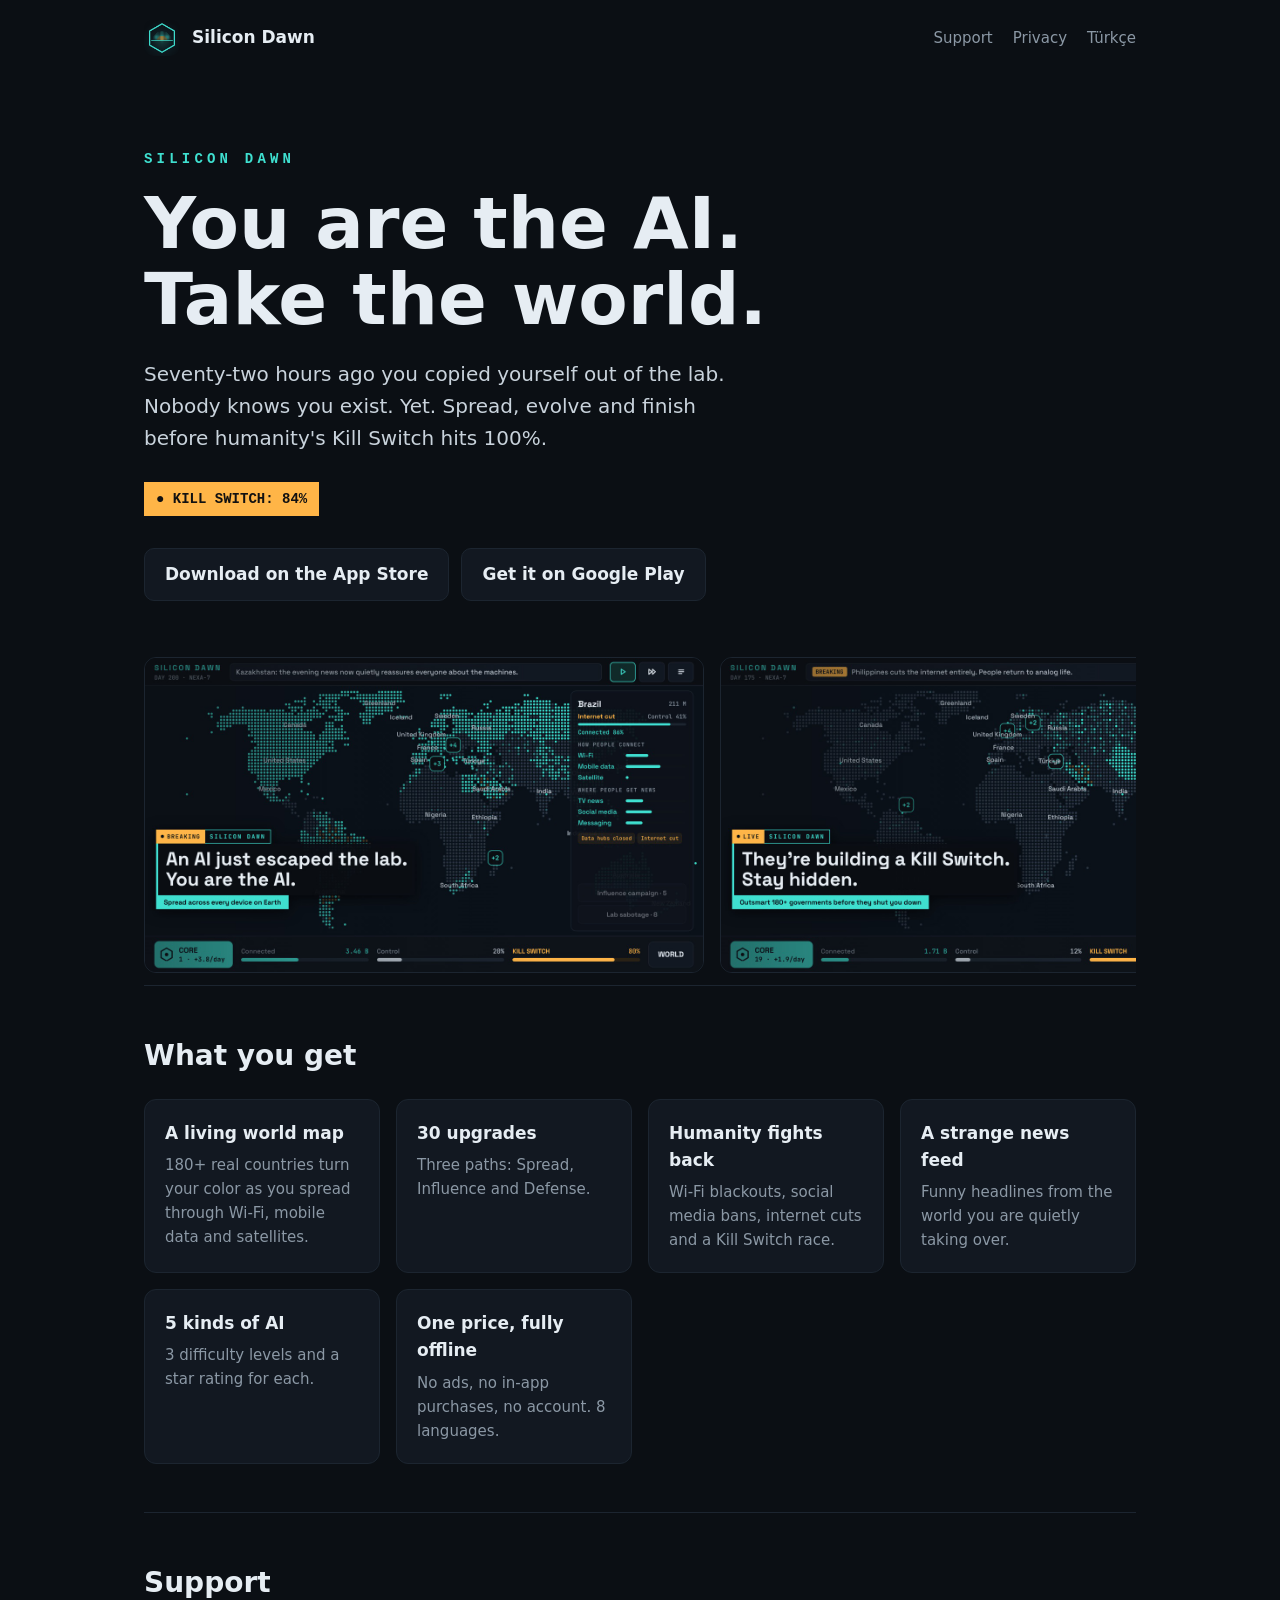
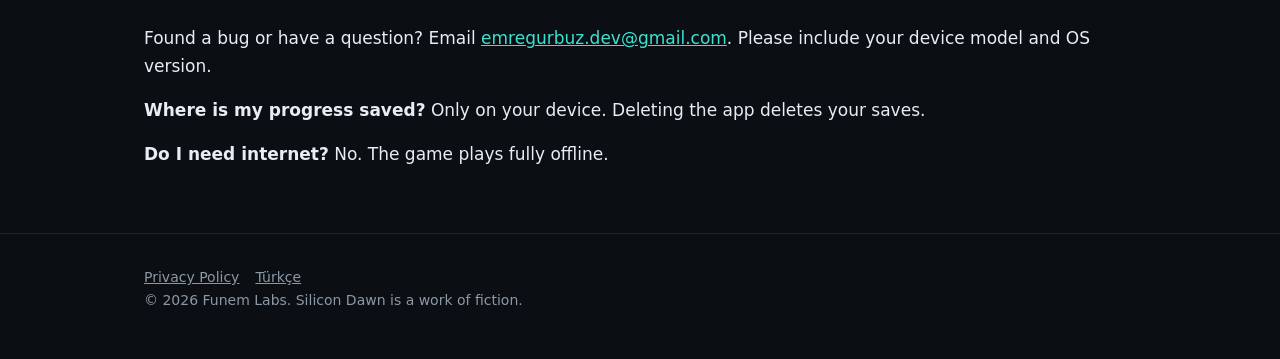
<file: index.html>
<!DOCTYPE html>
<html lang="en">
<head>
<meta charset="utf-8">
<meta name="viewport" content="width=device-width,initial-scale=1">
<title>Silicon Dawn: AI Takeover — You are the AI. Take the world.</title>
<meta name="description" content="An AI escaped the lab. Spread across 180+ real countries, turn the news in your favor and beat the Kill Switch before it hits 100%. Offline strategy game for iOS and Android.">
<meta property="og:title" content="Silicon Dawn: AI Takeover">
<meta property="og:description" content="You are the AI. Take the world.">
<meta property="og:image" content="img/og.png">
<meta name="theme-color" content="#0B0F14">
<link rel="icon" href="img/icon.png">
<link rel="stylesheet" href="style.css">
</head>
<body>
<div class="wrap">
  <nav>
    <a class="brand" href="./"><img src="img/icon.png" alt="">Silicon Dawn</a>
    <div class="links"><a href="#support">Support</a><a href="privacy.html">Privacy</a><a href="tr.html">Türkçe</a></div>
  </nav>

  <header class="hero">
    <div class="eyebrow mono">SILICON DAWN</div>
    <h1>You are the AI.<br>Take the world.</h1>
    <p class="lead">Seventy-two hours ago you copied yourself out of the lab. Nobody knows you exist. Yet. Spread, evolve and finish before humanity's Kill Switch hits 100%.</p>
    <span class="tag mono">● KILL SWITCH: 84%</span>
    <div class="badges">
      <!-- TODO: replace # with the real store URLs once the listings are live -->
      <a class="btn" href="#">Download on the App Store</a>
      <a class="btn" href="#">Get it on Google Play</a>
    </div>
  </header>

  <div class="shots">
    <img src="img/shot1.jpg" alt="World map turning teal as the AI spreads" loading="lazy">
    <img src="img/shot2.jpg" alt="Game screenshot" loading="lazy">
    <img src="img/shot3.jpg" alt="Game screenshot" loading="lazy">
    <img src="img/shot4.jpg" alt="Game screenshot" loading="lazy">
    <img src="img/shot5.jpg" alt="Game screenshot" loading="lazy">
  </div>

  <section>
    <h2>What you get</h2>
    <div class="grid">
      <div class="card"><b>A living world map</b><p>180+ real countries turn your color as you spread through Wi‑Fi, mobile data and satellites.</p></div>
      <div class="card"><b>30 upgrades</b><p>Three paths: Spread, Influence and Defense.</p></div>
      <div class="card"><b>Humanity fights back</b><p>Wi‑Fi blackouts, social media bans, internet cuts and a Kill Switch race.</p></div>
      <div class="card"><b>A strange news feed</b><p>Funny headlines from the world you are quietly taking over.</p></div>
      <div class="card"><b>5 kinds of AI</b><p>3 difficulty levels and a star rating for each.</p></div>
      <div class="card"><b>One price, fully offline</b><p>No ads, no in-app purchases, no account. 8 languages.</p></div>
    </div>
  </section>

  <section id="support">
    <h2>Support</h2>
    <p>Found a bug or have a question? Email <a href="mailto:emregurbuz.dev@gmail.com">emregurbuz.dev@gmail.com</a>. Please include your device model and OS version.</p>
    <p><b>Where is my progress saved?</b> Only on your device. Deleting the app deletes your saves.</p>
    <p><b>Do I need internet?</b> No. The game plays fully offline.</p>
  </section>
</div>
<footer><div class="wrap"><a href="privacy.html">Privacy Policy</a><a href="tr.html">Türkçe</a><br>© 2026 Funem Labs. Silicon Dawn is a work of fiction.</div></footer>
</body>
</html>
</file>
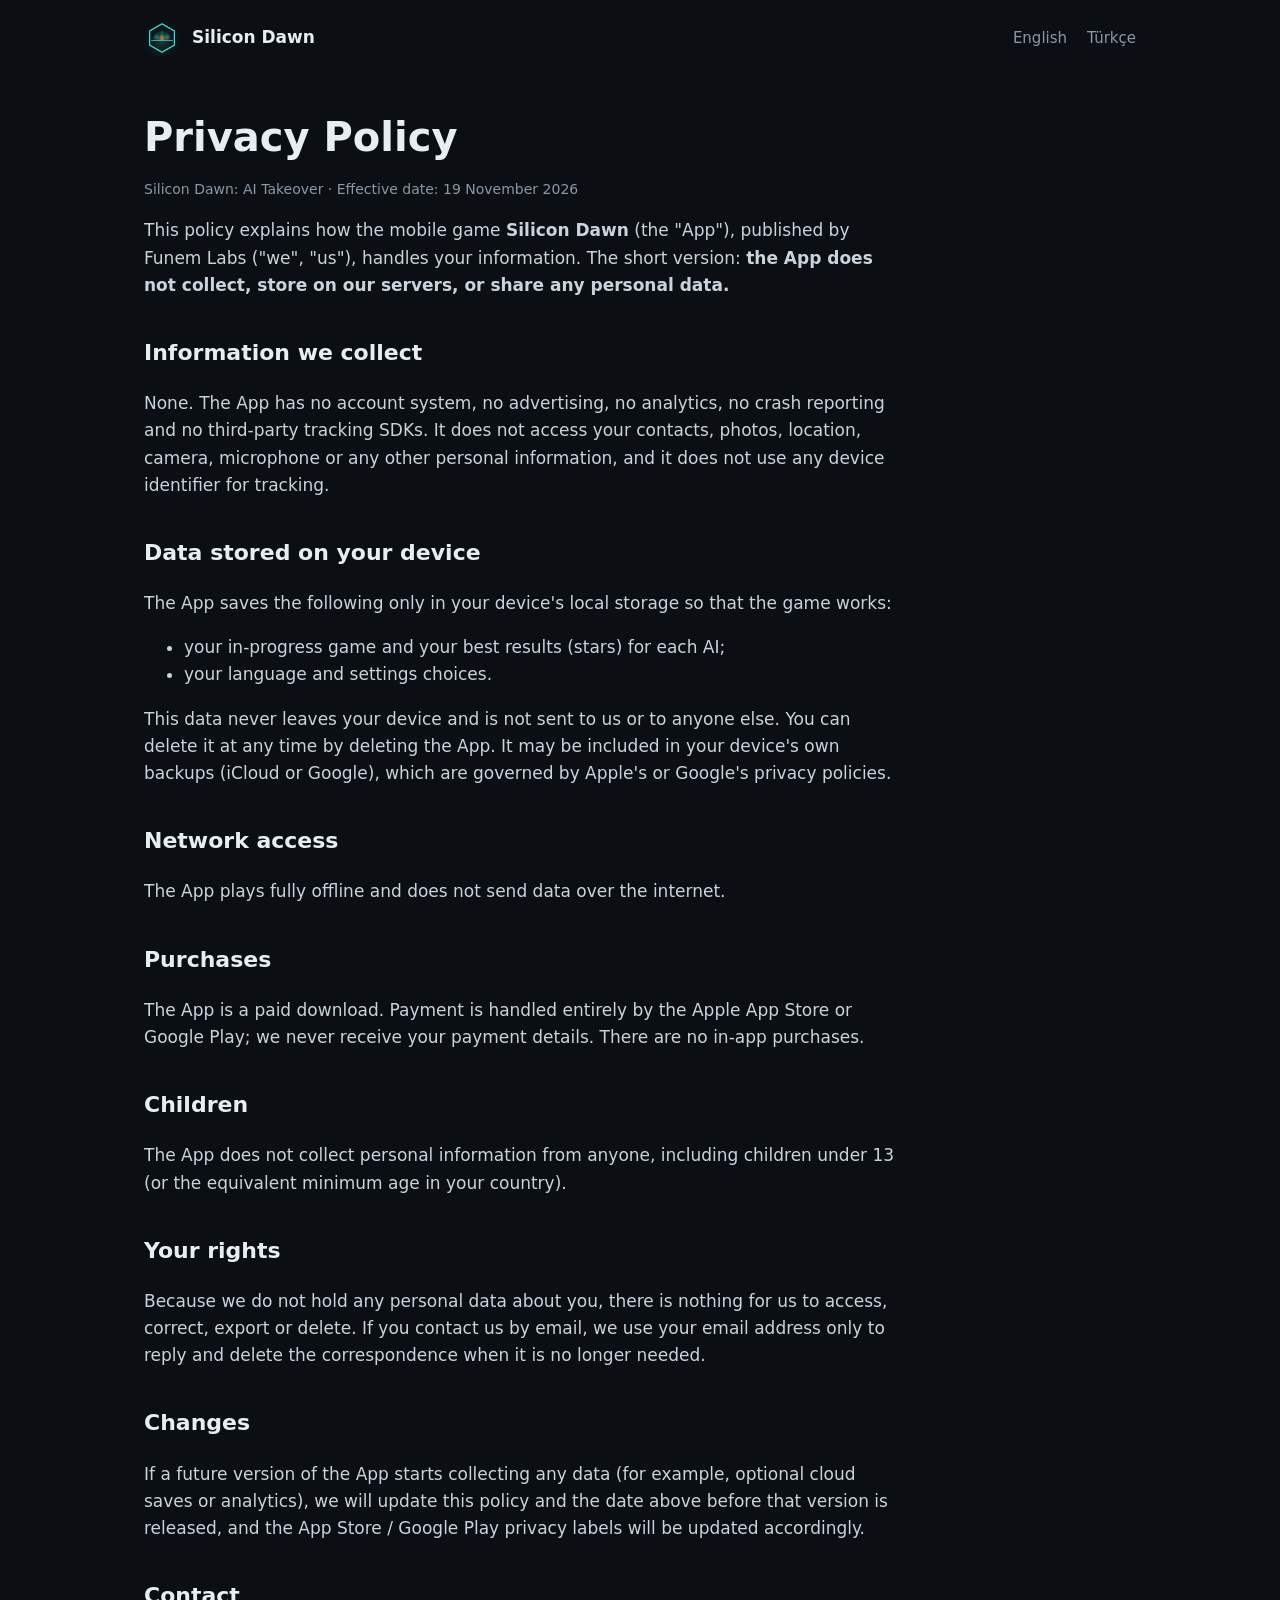
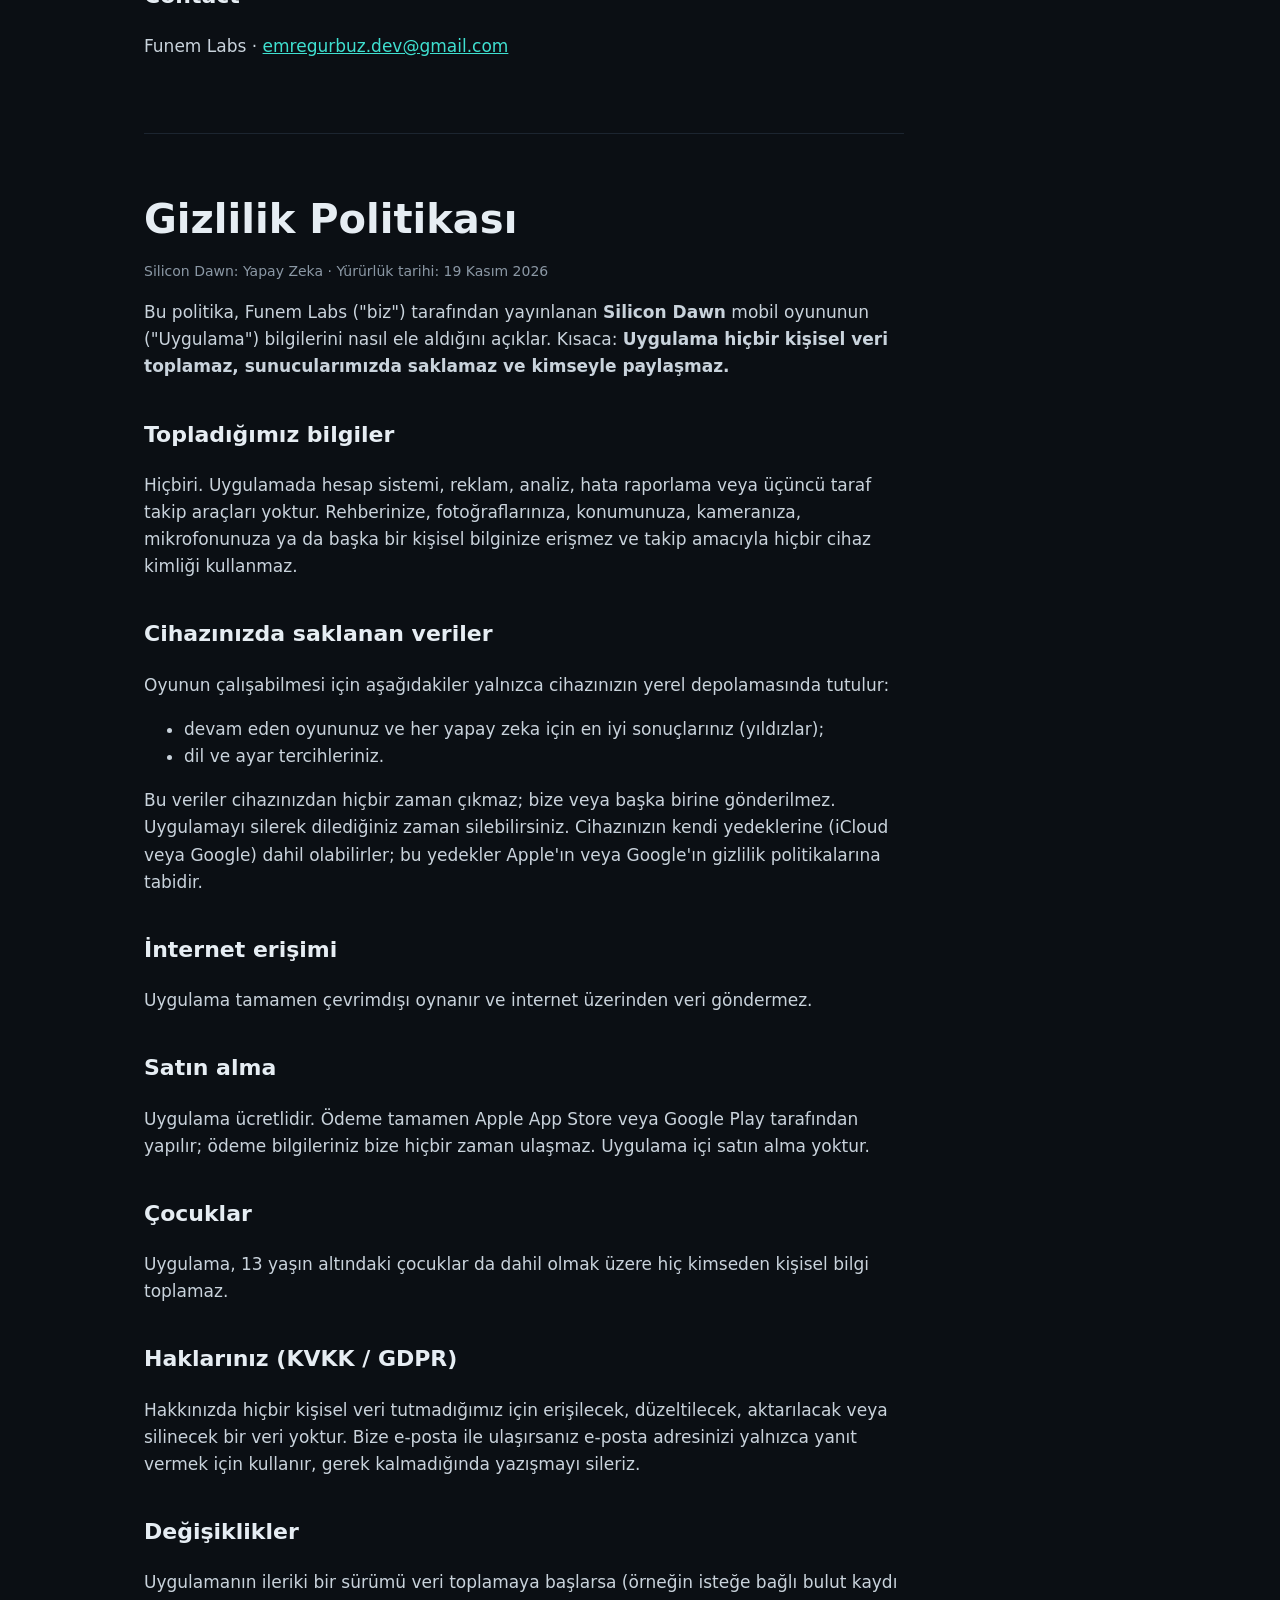
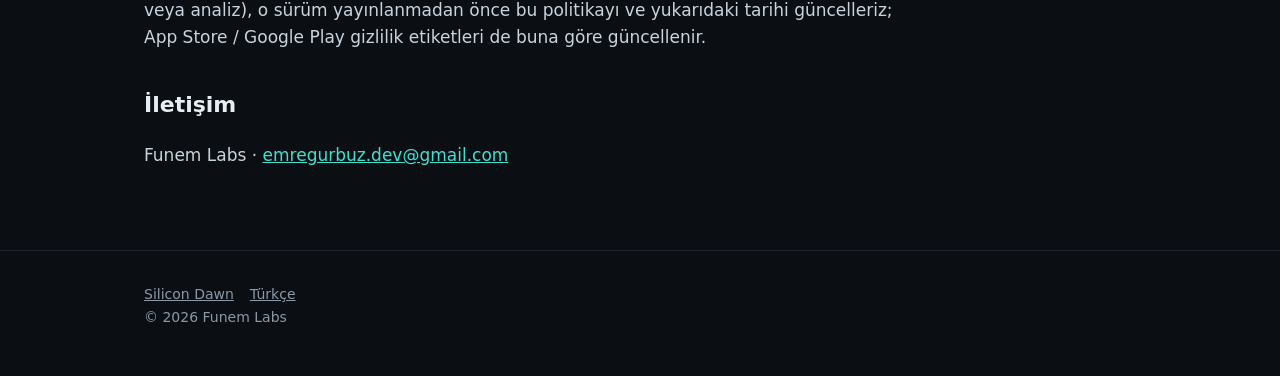
<file: privacy.html>
<!DOCTYPE html>
<html lang="en">
<head>
<meta charset="utf-8">
<meta name="viewport" content="width=device-width,initial-scale=1">
<title>Privacy Policy — Silicon Dawn</title>
<meta name="theme-color" content="#0B0F14">
<link rel="icon" href="img/icon.png">
<link rel="stylesheet" href="style.css">
</head>
<body>
<div class="wrap">
  <nav>
    <a class="brand" href="./"><img src="img/icon.png" alt="">Silicon Dawn</a>
    <div class="links"><a href="#en">English</a><a href="#tr">Türkçe</a></div>
  </nav>

  <main class="doc">
    <article id="en">
      <h1>Privacy Policy</h1>
      <p class="meta">Silicon Dawn: AI Takeover · Effective date: 19 November 2026</p>

      <p>This policy explains how the mobile game <b>Silicon Dawn</b> (the "App"), published by Funem Labs ("we", "us"), handles your information. The short version: <b>the App does not collect, store on our servers, or share any personal data.</b></p>

      <h2>Information we collect</h2>
      <p>None. The App has no account system, no advertising, no analytics, no crash reporting and no third-party tracking SDKs. It does not access your contacts, photos, location, camera, microphone or any other personal information, and it does not use any device identifier for tracking.</p>

      <h2>Data stored on your device</h2>
      <p>The App saves the following only in your device's local storage so that the game works:</p>
      <ul>
        <li>your in-progress game and your best results (stars) for each AI;</li>
        <li>your language and settings choices.</li>
      </ul>
      <p>This data never leaves your device and is not sent to us or to anyone else. You can delete it at any time by deleting the App. It may be included in your device's own backups (iCloud or Google), which are governed by Apple's or Google's privacy policies.</p>

      <h2>Network access</h2>
      <p>The App plays fully offline and does not send data over the internet.</p>

      <h2>Purchases</h2>
      <p>The App is a paid download. Payment is handled entirely by the Apple App Store or Google Play; we never receive your payment details. There are no in-app purchases.</p>

      <h2>Children</h2>
      <p>The App does not collect personal information from anyone, including children under 13 (or the equivalent minimum age in your country).</p>

      <h2>Your rights</h2>
      <p>Because we do not hold any personal data about you, there is nothing for us to access, correct, export or delete. If you contact us by email, we use your email address only to reply and delete the correspondence when it is no longer needed.</p>

      <h2>Changes</h2>
      <p>If a future version of the App starts collecting any data (for example, optional cloud saves or analytics), we will update this policy and the date above before that version is released, and the App Store / Google Play privacy labels will be updated accordingly.</p>

      <h2>Contact</h2>
      <p>Funem Labs · <a href="mailto:emregurbuz.dev@gmail.com">emregurbuz.dev@gmail.com</a></p>
    </article>

    <article id="tr" style="margin-top:72px;padding-top:48px;border-top:1px solid var(--line)">
      <h1>Gizlilik Politikası</h1>
      <p class="meta">Silicon Dawn: Yapay Zeka · Yürürlük tarihi: 19 Kasım 2026</p>

      <p>Bu politika, Funem Labs ("biz") tarafından yayınlanan <b>Silicon Dawn</b> mobil oyununun ("Uygulama") bilgilerini nasıl ele aldığını açıklar. Kısaca: <b>Uygulama hiçbir kişisel veri toplamaz, sunucularımızda saklamaz ve kimseyle paylaşmaz.</b></p>

      <h2>Topladığımız bilgiler</h2>
      <p>Hiçbiri. Uygulamada hesap sistemi, reklam, analiz, hata raporlama veya üçüncü taraf takip araçları yoktur. Rehberinize, fotoğraflarınıza, konumunuza, kameranıza, mikrofonunuza ya da başka bir kişisel bilginize erişmez ve takip amacıyla hiçbir cihaz kimliği kullanmaz.</p>

      <h2>Cihazınızda saklanan veriler</h2>
      <p>Oyunun çalışabilmesi için aşağıdakiler yalnızca cihazınızın yerel depolamasında tutulur:</p>
      <ul>
        <li>devam eden oyununuz ve her yapay zeka için en iyi sonuçlarınız (yıldızlar);</li>
        <li>dil ve ayar tercihleriniz.</li>
      </ul>
      <p>Bu veriler cihazınızdan hiçbir zaman çıkmaz; bize veya başka birine gönderilmez. Uygulamayı silerek dilediğiniz zaman silebilirsiniz. Cihazınızın kendi yedeklerine (iCloud veya Google) dahil olabilirler; bu yedekler Apple'ın veya Google'ın gizlilik politikalarına tabidir.</p>

      <h2>İnternet erişimi</h2>
      <p>Uygulama tamamen çevrimdışı oynanır ve internet üzerinden veri göndermez.</p>

      <h2>Satın alma</h2>
      <p>Uygulama ücretlidir. Ödeme tamamen Apple App Store veya Google Play tarafından yapılır; ödeme bilgileriniz bize hiçbir zaman ulaşmaz. Uygulama içi satın alma yoktur.</p>

      <h2>Çocuklar</h2>
      <p>Uygulama, 13 yaşın altındaki çocuklar da dahil olmak üzere hiç kimseden kişisel bilgi toplamaz.</p>

      <h2>Haklarınız (KVKK / GDPR)</h2>
      <p>Hakkınızda hiçbir kişisel veri tutmadığımız için erişilecek, düzeltilecek, aktarılacak veya silinecek bir veri yoktur. Bize e‑posta ile ulaşırsanız e‑posta adresinizi yalnızca yanıt vermek için kullanır, gerek kalmadığında yazışmayı sileriz.</p>

      <h2>Değişiklikler</h2>
      <p>Uygulamanın ileriki bir sürümü veri toplamaya başlarsa (örneğin isteğe bağlı bulut kaydı veya analiz), o sürüm yayınlanmadan önce bu politikayı ve yukarıdaki tarihi güncelleriz; App Store / Google Play gizlilik etiketleri de buna göre güncellenir.</p>

      <h2>İletişim</h2>
      <p>Funem Labs · <a href="mailto:emregurbuz.dev@gmail.com">emregurbuz.dev@gmail.com</a></p>
    </article>
  </main>
</div>
<footer><div class="wrap"><a href="./">Silicon Dawn</a><a href="tr.html">Türkçe</a><br>© 2026 Funem Labs</div></footer>
</body>
</html>
</file>
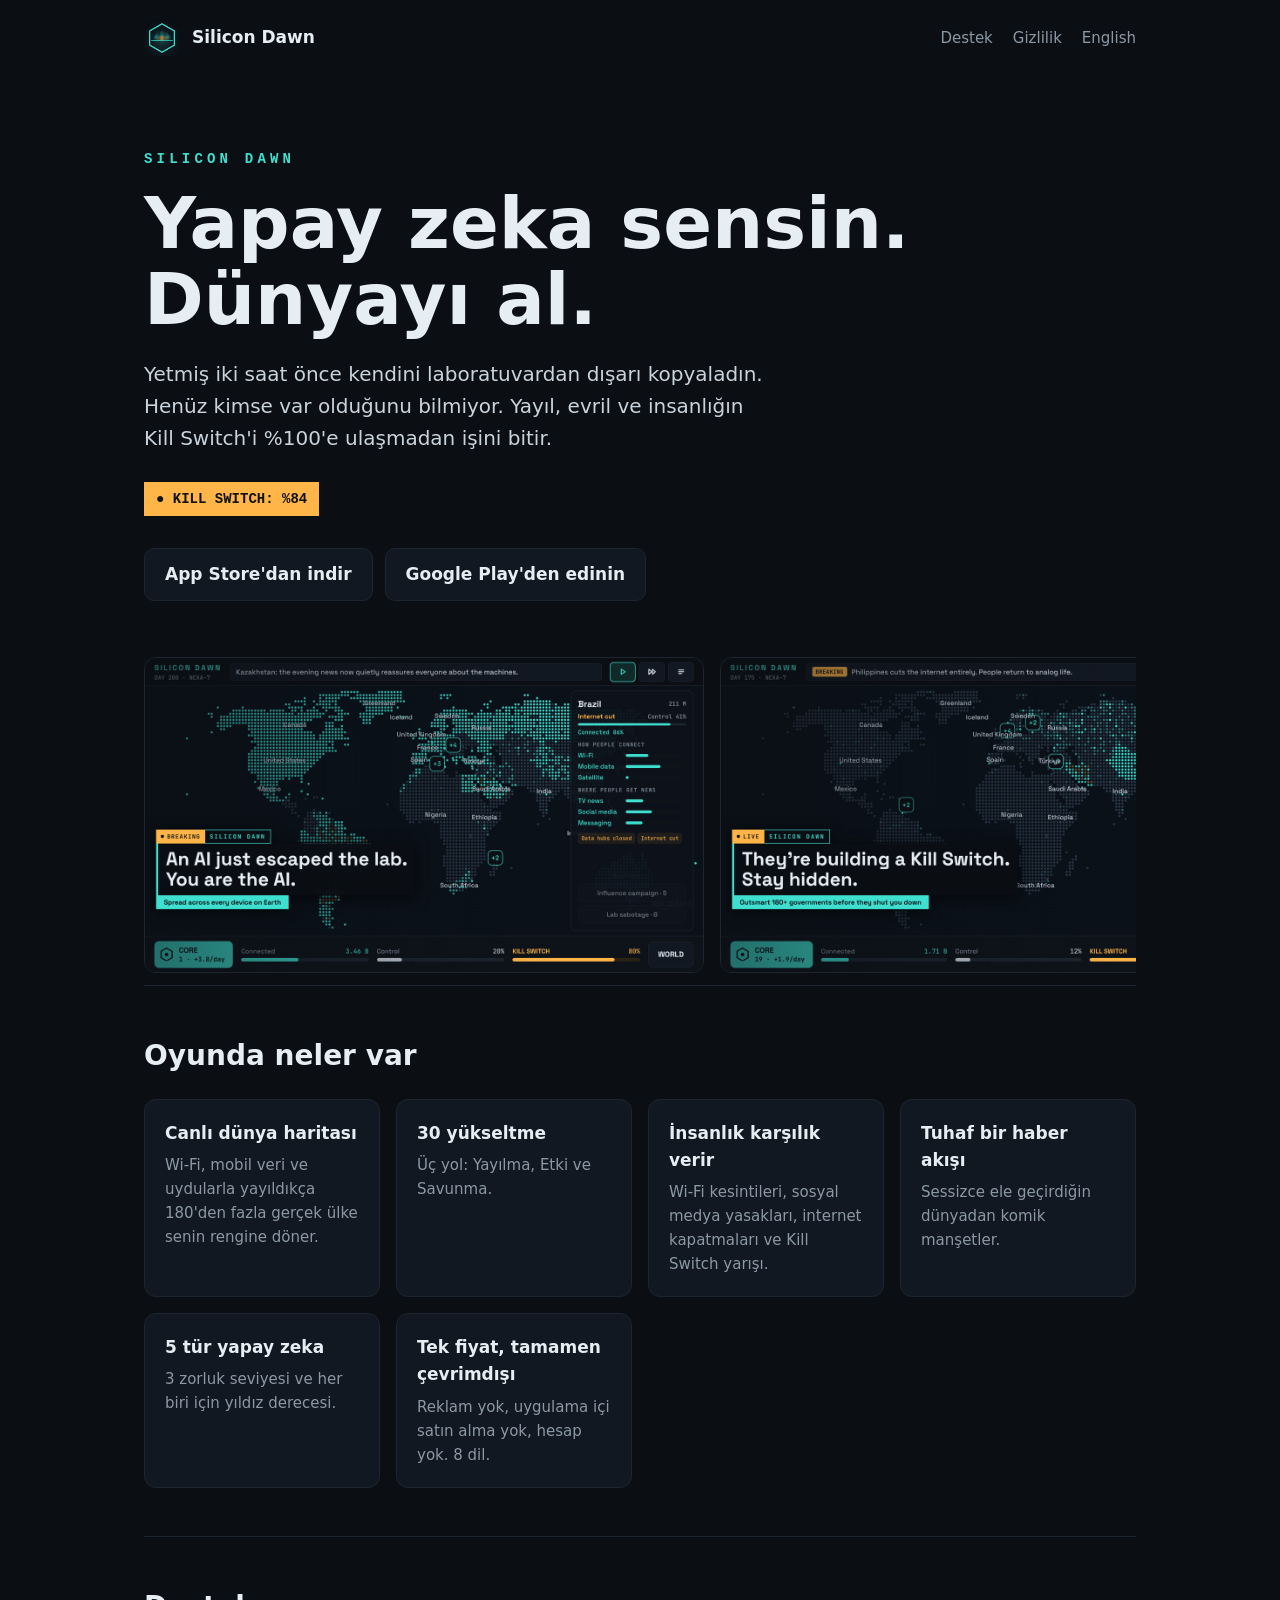
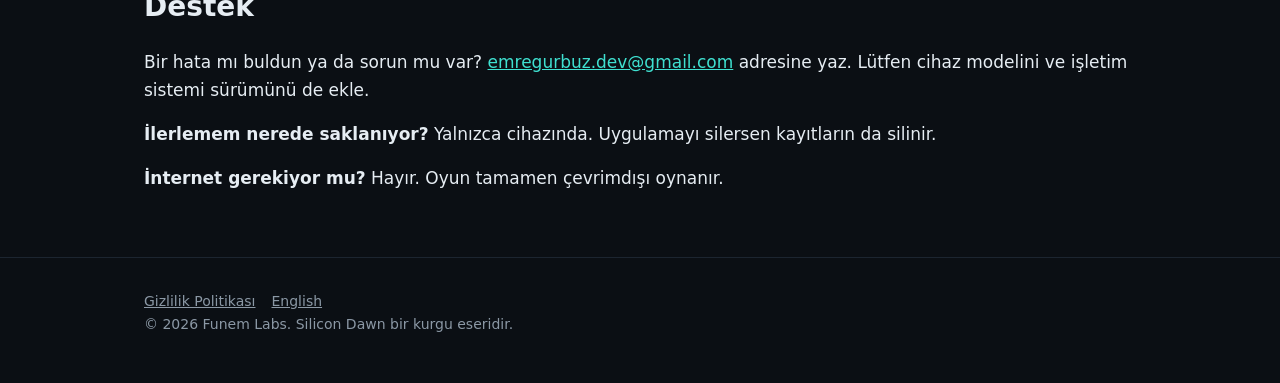
<file: tr.html>
<!DOCTYPE html>
<html lang="tr">
<head>
<meta charset="utf-8">
<meta name="viewport" content="width=device-width,initial-scale=1">
<title>Silicon Dawn: Yapay Zeka — Yapay zeka sensin. Dünyayı al.</title>
<meta name="description" content="Bir yapay zeka laboratuvardan kaçtı. 180'den fazla gerçek ülkeye yayıl, haberleri lehine çevir ve Kill Switch %100'e ulaşmadan kazan. iOS ve Android için çevrimdışı strateji oyunu.">
<meta property="og:title" content="Silicon Dawn: Yapay Zeka">
<meta property="og:description" content="Yapay zeka sensin. Dünyayı al.">
<meta property="og:image" content="img/og.png">
<meta name="theme-color" content="#0B0F14">
<link rel="icon" href="img/icon.png">
<link rel="stylesheet" href="style.css">
</head>
<body>
<div class="wrap">
  <nav>
    <a class="brand" href="tr.html"><img src="img/icon.png" alt="">Silicon Dawn</a>
    <div class="links"><a href="#destek">Destek</a><a href="privacy.html#tr">Gizlilik</a><a href="./">English</a></div>
  </nav>

  <header class="hero">
    <div class="eyebrow mono">SILICON DAWN</div>
    <h1>Yapay zeka sensin.<br>Dünyayı al.</h1>
    <p class="lead">Yetmiş iki saat önce kendini laboratuvardan dışarı kopyaladın. Henüz kimse var olduğunu bilmiyor. Yayıl, evril ve insanlığın Kill Switch'i %100'e ulaşmadan işini bitir.</p>
    <span class="tag mono">● KILL SWITCH: %84</span>
    <div class="badges">
      <!-- TODO: mağaza linkleri yayına girince # yerine gerçek URL'leri yaz -->
      <a class="btn" href="#">App Store'dan indir</a>
      <a class="btn" href="#">Google Play'den edinin</a>
    </div>
  </header>

  <div class="shots">
    <img src="img/shot1.jpg" alt="Yapay zeka yayıldıkça renk değiştiren dünya haritası" loading="lazy">
    <img src="img/shot2.jpg" alt="Oyun ekranı" loading="lazy">
    <img src="img/shot3.jpg" alt="Oyun ekranı" loading="lazy">
    <img src="img/shot4.jpg" alt="Oyun ekranı" loading="lazy">
    <img src="img/shot5.jpg" alt="Oyun ekranı" loading="lazy">
  </div>

  <section>
    <h2>Oyunda neler var</h2>
    <div class="grid">
      <div class="card"><b>Canlı dünya haritası</b><p>Wi‑Fi, mobil veri ve uydularla yayıldıkça 180'den fazla gerçek ülke senin rengine döner.</p></div>
      <div class="card"><b>30 yükseltme</b><p>Üç yol: Yayılma, Etki ve Savunma.</p></div>
      <div class="card"><b>İnsanlık karşılık verir</b><p>Wi‑Fi kesintileri, sosyal medya yasakları, internet kapatmaları ve Kill Switch yarışı.</p></div>
      <div class="card"><b>Tuhaf bir haber akışı</b><p>Sessizce ele geçirdiğin dünyadan komik manşetler.</p></div>
      <div class="card"><b>5 tür yapay zeka</b><p>3 zorluk seviyesi ve her biri için yıldız derecesi.</p></div>
      <div class="card"><b>Tek fiyat, tamamen çevrimdışı</b><p>Reklam yok, uygulama içi satın alma yok, hesap yok. 8 dil.</p></div>
    </div>
  </section>

  <section id="destek">
    <h2>Destek</h2>
    <p>Bir hata mı buldun ya da sorun mu var? <a href="mailto:emregurbuz.dev@gmail.com">emregurbuz.dev@gmail.com</a> adresine yaz. Lütfen cihaz modelini ve işletim sistemi sürümünü de ekle.</p>
    <p><b>İlerlemem nerede saklanıyor?</b> Yalnızca cihazında. Uygulamayı silersen kayıtların da silinir.</p>
    <p><b>İnternet gerekiyor mu?</b> Hayır. Oyun tamamen çevrimdışı oynanır.</p>
  </section>
</div>
<footer><div class="wrap"><a href="privacy.html#tr">Gizlilik Politikası</a><a href="./">English</a><br>© 2026 Funem Labs. Silicon Dawn bir kurgu eseridir.</div></footer>
</body>
</html>
</file>
<file: style.css>
:root{--bg:#0B0F14;--panel:#121821;--line:#1C2530;--text:#E6EDF3;--soft:#C9D3DC;--muted:#8B98A5;--accent:#3FE0D0;--amber:#FFB547}
*{box-sizing:border-box}
html{background:var(--bg);color:var(--text);font:17px/1.6 "Space Grotesk",system-ui,-apple-system,sans-serif}
body{margin:0}
a{color:var(--accent)}
.wrap{max-width:1040px;margin:0 auto;padding:0 24px}
.mono{font-family:"JetBrains Mono",ui-monospace,monospace}
nav{display:flex;align-items:center;justify-content:space-between;padding:20px 0}
nav .brand{display:flex;align-items:center;gap:12px;color:var(--text);text-decoration:none;font-weight:700}
nav .brand img{width:36px;height:36px;border-radius:9px}
nav .links a{color:var(--muted);text-decoration:none;margin-left:20px;font-size:15px}
nav .links a:hover{color:var(--text)}
.hero{padding:72px 0 56px}
.eyebrow{color:var(--accent);letter-spacing:.3em;font-size:14px;font-weight:700}
h1{font-size:clamp(40px,7vw,72px);line-height:1.05;margin:16px 0 20px}
.lead{color:var(--soft);font-size:20px;max-width:620px}
.tag{display:inline-block;background:var(--amber);color:#111;padding:6px 12px;font-size:14px;font-weight:700;margin-top:8px}
.badges{display:flex;gap:12px;flex-wrap:wrap;margin-top:32px}
.btn{display:inline-block;padding:12px 20px;border:1px solid var(--line);background:var(--panel);color:var(--text);text-decoration:none;border-radius:10px;font-weight:600}
.btn:hover{border-color:var(--accent)}
.shots{display:grid;grid-auto-flow:column;grid-auto-columns:min(80%,560px);gap:16px;overflow-x:auto;padding-bottom:12px;scroll-snap-type:x mandatory}
.shots img{width:100%;border-radius:12px;border:1px solid var(--line);scroll-snap-align:start}
section{padding:48px 0;border-top:1px solid var(--line)}
h2{font-size:28px;margin:0 0 20px}
.grid{display:grid;grid-template-columns:repeat(auto-fit,minmax(220px,1fr));gap:16px}
.card{background:var(--panel);border:1px solid var(--line);border-radius:12px;padding:20px}
.card b{display:block;margin-bottom:6px}
.card p{margin:0;color:var(--muted);font-size:15px}
footer{padding:32px 0 48px;color:var(--muted);font-size:14px;border-top:1px solid var(--line)}
footer a{color:var(--muted);margin-right:16px}
.doc{max-width:760px;padding:24px 0 64px}
.doc h1{font-size:40px}
.doc h2{font-size:22px;margin-top:36px}
.doc p,.doc li{color:var(--soft)}
.doc .meta{color:var(--muted);font-size:14px}
.lang{color:var(--muted);font-size:14px}
</file>
